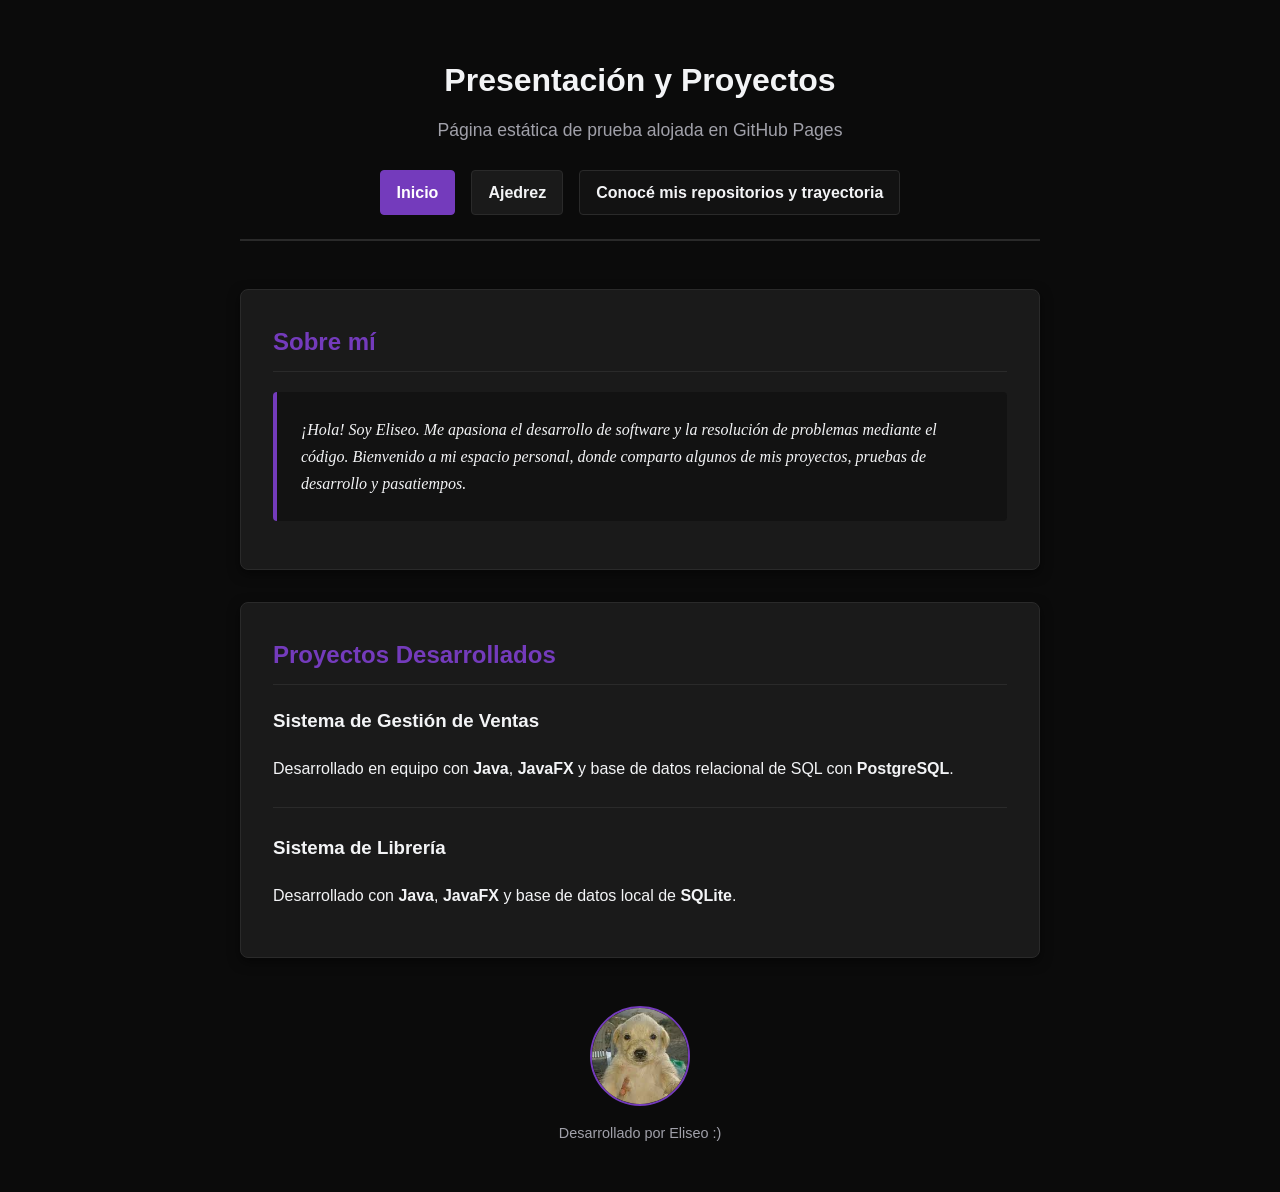
<file: index.html>
<!DOCTYPE html>
<html lang="es">
<head>
  <meta charset="UTF-8">
  <meta name="viewport" content="width=device-width, initial-scale=1.0">
  <title>Presentación & Proyectos</title>

  <!-- Favicon con el caballo blanco normal -->
  <link rel="icon" type="image/svg+xml" href="img/wN.svg">

  <!-- Hoja de Estilos Externa -->
  <link rel="stylesheet" href="css/style.css">
</head>
<body>

<div class="container">
  <header>
    <h1>Presentación y Proyectos</h1>
    <p class="subtitle">Página estática de prueba alojada en GitHub Pages</p>

    <!-- Navegación -->
    <nav class="main-nav">
      <a href="index.html" class="active">Inicio</a>
      <a href="lichess.html">Ajedrez</a>
      <a href="https://github.com/Chaarix" target="_blank" rel="noopener noreferrer">Conocé mis repositorios y trayectoria</a>
    </nav>
  </header>

  <main>
    <!-- Mini Presentación -->
    <section class="card">
      <h2>Sobre mí</h2>
      <p class="preamble">
        ¡Hola! Soy Eliseo. Me apasiona el desarrollo de software y la resolución de problemas mediante el código. Bienvenido a mi espacio personal, donde comparto algunos de mis proyectos, pruebas de desarrollo y pasatiempos.
      </p>
    </section>

    <!-- Proyectos Desarrollados -->
    <section class="card">
      <h2>Proyectos Desarrollados</h2>

      <article class="project-item">
        <h3>Sistema de Gestión de Ventas</h3>
        <p>Desarrollado en equipo con <strong>Java</strong>, <strong>JavaFX</strong> y base de datos relacional de SQL con <strong>PostgreSQL</strong>.</p>
      </article>

      <hr class="divider">

      <article class="project-item">
        <h3>Sistema de Librería</h3>
        <p>Desarrollado con <strong>Java</strong>, <strong>JavaFX</strong> y base de datos local de <strong>SQLite</strong>.</p>
      </article>
    </section>
  </main>

  <footer>
    <div class="footer-content">
      <img src="perrito.jpg" alt="Yo" class="footer-logo">
    </div>
    <p>Desarrollado por Eliseo :)</p>
  </footer>
</div>

</body>
</html>
</file>
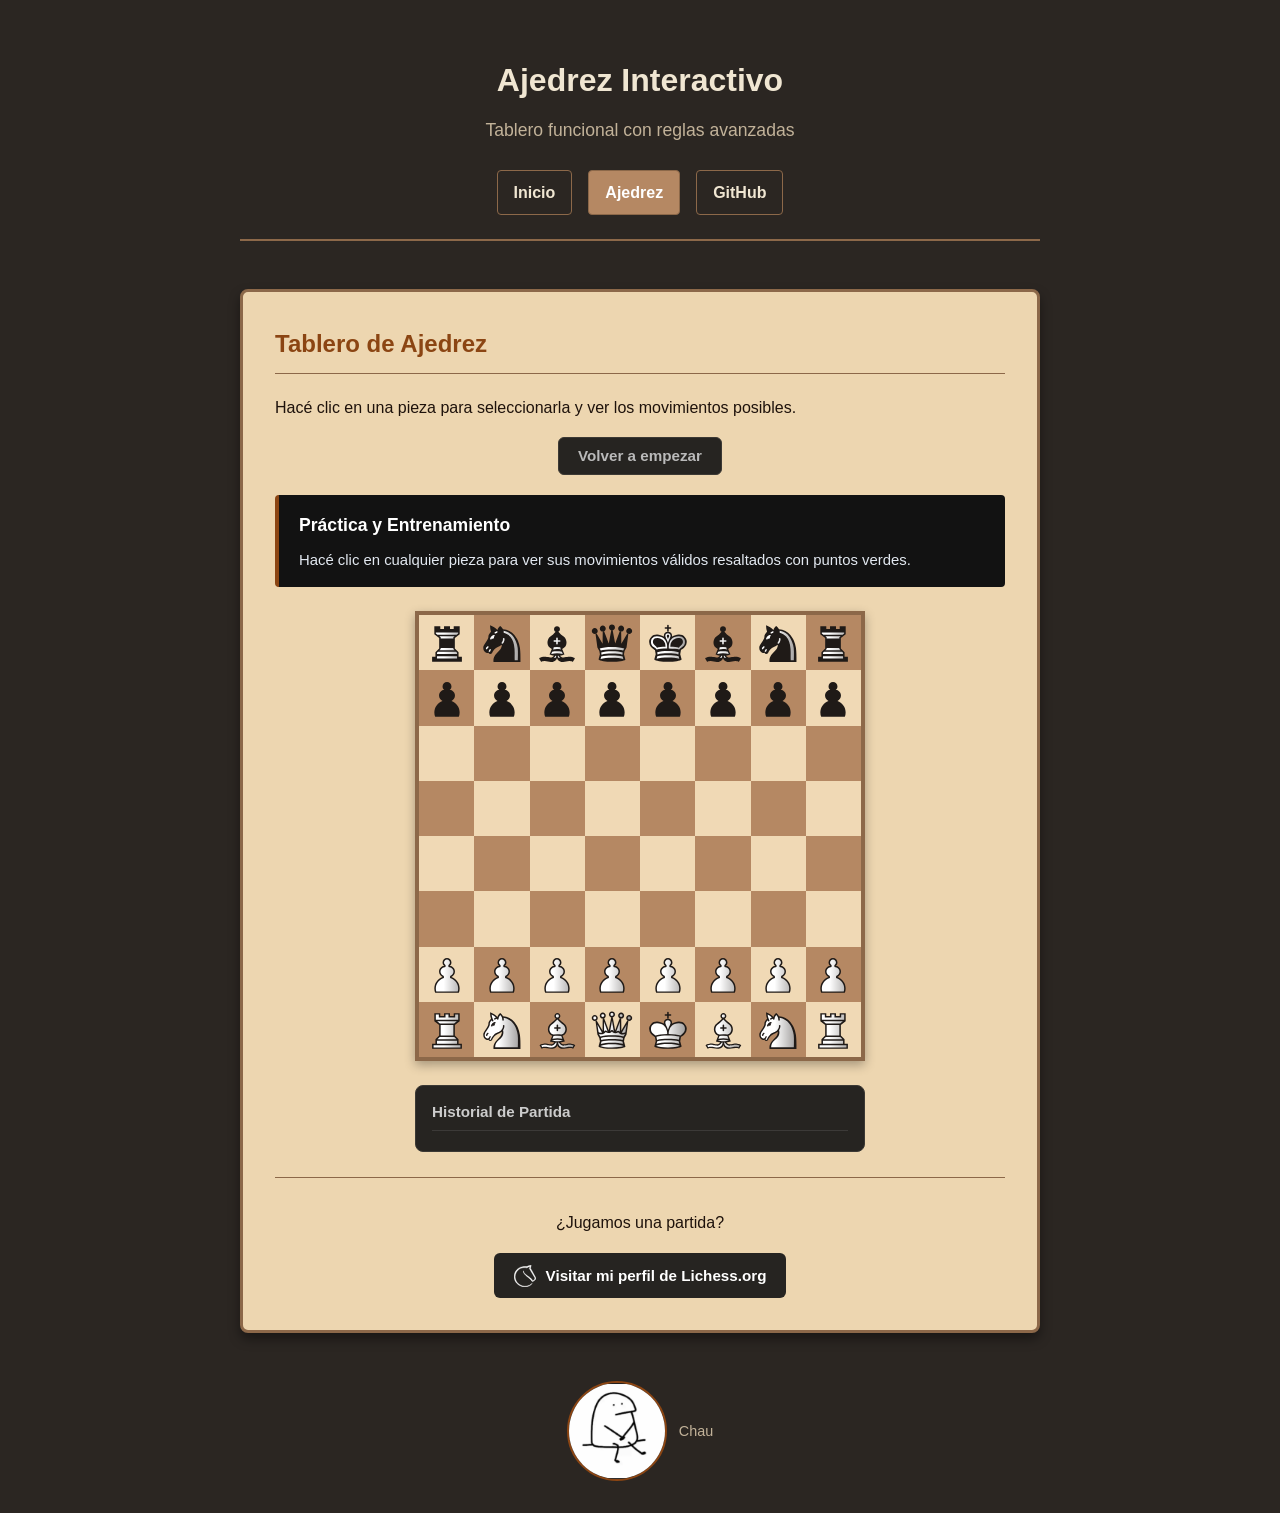
<file: lichess.html>
<!DOCTYPE html>
<html lang="es">
<head>
  <meta charset="UTF-8">
  <meta name="viewport" content="width=device-width, initial-scale=1.0">
  <title>Ajedrez - Tablero Interactivo</title>

  <!-- Favicon -->
  <link rel="icon" type="image/svg+xml" href="img/wN.svg">

  <!-- Hoja de Estilos Externa -->
  <link rel="stylesheet" href="css/style.css">
</head>
<body class="theme-chess">

<div class="container">
  <header>
    <h1>Ajedrez Interactivo</h1>
    <p class="subtitle">Tablero funcional con reglas avanzadas</p>

    <!-- Navegación -->
    <nav class="main-nav">
      <a href="index.html">Inicio</a>
      <a href="lichess.html" class="active">Ajedrez</a>
      <a href="https://github.com/TU_USUARIO" target="_blank" rel="noopener noreferrer">GitHub</a>
    </nav>
  </header>

  <main>
    <section class="card">
      <h2>Tablero de Ajedrez</h2>
      <p>Hacé clic en una pieza para seleccionarla y ver los movimientos posibles.</p>

      <!-- CONTROLES -->
      <div class="controls-container">
        <button id="reset-btn" class="btn-reset">Volver a empezar</button>
      </div>
      <div class="practice-box">
        <h3>Práctica y Entrenamiento</h3>
        <p>Hacé clic en cualquier pieza para ver sus movimientos válidos resaltados con puntos verdes.</p>
      </div>

      <!-- TABLERO -->
      <div id="board-container">
        <div id="board"></div>
      </div>

      <!-- HISTORIAL DE MOVIEMIENTOS -->
      <div class="history-container">
        <h3>Historial de Partida</h3>
        <div id="move-history" class="history-list"></div>
      </div>

      <!-- LICHESS & PERFIL -->
      <div class="lichess-profile-box">
        <p>¿Jugamos una partida?</p>
        <a href="https://lichess.org/@/Charix" target="_blank" rel="noopener noreferrer" class="btn-lichess">
          <svg class="lichess-icon" xmlns="http://www.w3.org/2000/svg" viewBox="0 0 50 50">
            <path fill="currentColor" stroke="currentColor" stroke-linejoin="round" d="M38.956.5c-3.53.418-6.452.902-9.286 2.984C5.534 1.786-.692 18.533.68 29.364 3.493 50.214 31.918 55.785 41.329 41.7c-7.444 7.696-19.276 8.752-28.323 3.084S-.506 27.392 4.683 17.567C9.873 7.742 18.996 4.535 29.03 6.405c2.43-1.418 5.225-3.22 7.655-3.187l-1.694 4.86 12.752 21.37c-.439 5.654-5.459 6.112-5.459 6.112-.574-1.47-1.634-2.942-4.842-6.036-3.207-3.094-17.465-10.177-15.788-16.207-2.001 6.967 10.311 14.152 14.04 17.663 3.73 3.51 5.426 6.04 5.795 6.756 0 0 9.392-2.504 7.838-8.927L37.4 7.171z"/>
          </svg>
          Visitar mi perfil de Lichess.org
        </a>
      </div>
    </section>
  </main>

  <footer>
    <div class="footer-content">
      <img src="favcon.jpg" alt="Logo de cierre" class="footer-logo">
      <p>Chau</p>
    </div>
  </footer>
</div>

<script src="js/chess.js"></script>
</body>
</html>
</file>
<file: css/style.css>
/* ==========================================
   1. VARIABLES & RESET (PALETA VIOLETA LLA Y NEGRO)
   ========================================== */
:root {
  --bg-color: #0b0b0b;
  --card-bg: #1a1a1a;
  --text-primary: #f3f4f6;
  --text-secondary: #a1a1aa;
  --accent: #743bbc;         /* Violeta LLA */
  --accent-hover: #52248a;   /* Violeta Oscuro / Hover */
  --border: #2a2a2a;
  --bg-card: #262421;        /* Mantenido para el historial de ajedrez */
  --text-color: #ccc;
}

* {
  box-sizing: border-box;
}

body {
  font-family: -apple-system, BlinkMacSystemFont, "Segoe UI", Roboto, Helvetica, Arial, sans-serif;
  line-height: 1.7;
  background-color: var(--bg-color);
  color: var(--text-primary);
  margin: 0;
  padding: 2rem 1rem;
}

/* ==========================================
   2. LAYOUT & CONTENEDORES
   ========================================== */
.container {
  max-width: 800px;
  margin: 0 auto;
}

header {
  text-align: center;
  margin-bottom: 3rem;
  padding-bottom: 1.5rem;
  border-bottom: 2px solid var(--border);
}

footer {
  text-align: center;
  margin-top: 3rem;
  color: var(--text-secondary);
  font-size: 0.9rem;
}

.footer-content {
  display: flex;
  align-items: center;
  justify-content: center;
  gap: 12px;
}

.footer-logo {
  width: 100px;
  height: 100px;
  border-radius: 50%;
  object-fit: cover;
  border: 2px solid var(--accent);
}

/* ==========================================
   3. NAVEGACIÓN
   ========================================== */
.main-nav {
  margin-top: 1.5rem;
  display: flex;
  justify-content: center;
  gap: 1rem;
  flex-wrap: wrap;
}

.main-nav a {
  color: var(--text-primary);
  text-decoration: none;
  font-weight: bold;
  padding: 0.5rem 1rem;
  border-radius: 4px;
  background-color: var(--card-bg);
  border: 1px solid var(--border);
  transition: background-color 0.2s, color 0.2s, border-color 0.2s;
}

.main-nav a:hover {
  background-color: var(--border);
  color: #ffffff;
  border-color: var(--accent);
}

.main-nav a.active {
  background-color: var(--accent);
  color: #ffffff;
  border-color: var(--accent);
}

.main-nav a[target="_blank"] {
  background-color: #121212;
  color: var(--text-primary);
  border: 1px solid var(--border);
}

.main-nav a[target="_blank"]:hover {
  background-color: var(--accent-hover);
  color: #ffffff;
  border-color: var(--accent);
}

/* ==========================================
   4. COMPONENTES & TARJETAS
   ========================================== */
.card {
  background-color: var(--card-bg);
  border-radius: 8px;
  padding: 2rem;
  margin-bottom: 2rem;
  box-shadow: 0 4px 12px rgba(0, 0, 0, 0.5);
  border: 1px solid var(--border);
}

h1 {
  color: var(--text-primary);
  margin-bottom: 0.5rem;
}

h2 {
  color: var(--accent);
  margin-top: 0;
  border-bottom: 1px solid var(--border);
  padding-bottom: 0.5rem;
}

p.subtitle {
  color: var(--text-secondary);
  font-size: 1.1rem;
  margin: 0;
}

.preamble {
  font-family: Georgia, serif;
  font-style: italic;
  background-color: #121212;
  color: var(--text-primary);
  padding: 1.5rem;
  border-left: 4px solid var(--accent);
  border-radius: 4px;
}

blockquote {
  margin: 1.5rem 0;
  padding-left: 1rem;
  border-left: 3px solid var(--accent);
  color: var(--text-secondary);
}

figcaption {
  font-weight: bold;
  margin-top: 0.5rem;
  color: var(--accent);
  text-align: right;
}

.divider {
  border: 0;
  border-top: 1px solid var(--border);
  margin: 1.5rem 0;
}

ul {
  padding-left: 1.2rem;
}

li {
  margin-bottom: 0.8rem;
}

.piece-name, .stage-name {
  font-weight: bold;
  color: var(--text-primary);
}

/* ==========================================
   5. TEMA AJEDREZ (LICHESS)
   ========================================== */
body.theme-chess {
  --bg-color: #2b2622;
  --card-bg: #edd6b0;
  --card-bg-dark: #b58863;
  --text-primary: #1e120b;
  --text-secondary: #3e2723;
  --accent: #8b4513;
  --accent-hover: #5c2e0b;
  --border: #8c6849;
  background-color: var(--bg-color);
  color: #f0e6d2;
}

body.theme-chess header h1 { color: #f0e6d2; }
body.theme-chess header p.subtitle { color: #c2b299; }

body.theme-chess .card {
  background-color: var(--card-bg);
  color: var(--text-primary);
  border: 3px solid var(--border);
  box-shadow: 0 6px 12px rgba(0, 0, 0, 0.4);
}

body.theme-chess .card.dark-square {
  background-color: var(--card-bg-dark);
  color: #ffffff;
}

body.theme-chess .card.dark-square h2 {
  color: #f0e6d2;
  border-bottom-color: #8c6849;
}

body.theme-chess .card.dark-square .piece-name,
body.theme-chess .card.dark-square .stage-name {
  color: #ffffff;
}

body.theme-chess footer p { color: #c2b299; }
body.theme-chess .main-nav a { color: #f0e6d2; background-color: transparent; }
body.theme-chess .main-nav a:hover { background-color: rgba(237, 214, 176, 0.2); }

body.theme-chess .main-nav a.active {
  background-color: var(--card-bg-dark);
  color: #ffffff;
  border: 1px solid var(--border);
}

/* ==========================================
   6. TABLERO BLINDADO (SIN CAMBIOS DE TAMAÑO)
   ========================================== */
#board-container {
  width: 100%;
  max-width: 450px;
  margin: 1.5rem auto;
  box-sizing: border-box;
}

#board {
  display: grid;
  grid-template-columns: repeat(8, 12.5%);
  grid-template-rows: repeat(8, 12.5%);
  width: 100%;
  aspect-ratio: 1 / 1;
  border: 4px solid var(--border);
  box-shadow: 0 4px 10px rgba(0, 0, 0, 0.3);
  touch-action: manipulation;
  overflow: hidden;
}

.square {
  width: 100%;
  height: 100%;
  position: relative;
  display: flex;
  justify-content: center;
  align-items: center;
  cursor: pointer;
  user-select: none;
  overflow: hidden;
  line-height: 0;
  font-size: 0;
}

/* Colores de casillas */
.square.light { background-color: #f0d9b5; }
.square.dark { background-color: #b58863; }
.square.selected { background-color: #829769 !important; }

/* Indicador de movimiento */
.move-dot {
  position: absolute;
  top: 50%;
  left: 50%;
  transform: translate(-50%, -50%);
  width: 30%;
  height: 30%;
  background-color: rgba(20, 85, 30, 0.4);
  border-radius: 50%;
  pointer-events: none;
  z-index: 2;
}

/* Las imágenes NUNCA modifican el tamaño de la fila */
.piece-img {
  width: 80%;
  height: 80%;
  max-width: 80%;
  max-height: 80%;
  object-fit: contain;
  pointer-events: none;
  user-select: none;
  display: block;
}

/* ==========================================
   7. SECCIÓN DE LICHESS Y PRÁCTICA
   ========================================== */
.lichess-profile-box {
  margin-top: 25px;
  padding-top: 15px;
  border-top: 1px solid var(--border);
  text-align: center;
}

.btn-lichess {
  display: inline-flex;
  align-items: center;
  gap: 10px;
  padding: 10px 20px;
  background-color: #262421;
  color: #ffffff;
  text-decoration: none;
  border-radius: 6px;
  font-weight: bold;
  font-size: 0.95rem;
  transition: background-color 0.2s ease, transform 0.1s ease;
}

.btn-lichess:hover {
  background-color: #383531;
  transform: translateY(-2px);
}

.lichess-icon {
  width: 22px;
  height: 22px;
  flex-shrink: 0;
}

.practice-box {
  margin-top: 20px;
  padding: 16px 20px;
  background-color: #121212;
  border-left: 4px solid var(--accent);
  border-radius: 4px;
  text-align: left;
}

.practice-box h3 {
  margin-top: 0;
  margin-bottom: 8px;
  font-size: 1.1rem;
  color: #ffffff; /* Mayor contraste para el título */
  display: flex;
  align-items: center;
  gap: 6px;
}

.practice-box p {
  margin: 0;
  font-size: 0.93rem;
  line-height: 1.5;
  color: #e2e8f0; /* Gris muy claro para alta legibilidad */
}

/* ==========================================
   ESTILOS DE HISTORIAL Y EFECTOS VISUALES
   ========================================== */
.move-dot.capture {
  background-color: transparent;
  border: 4px solid rgba(129, 182, 76, 0.80);
  width: 82%;
  height: 82%;
  border-radius: 50%;
  box-sizing: border-box;
}

/* Casilla de Rey en Jaque */
.square.in-check {
  background-color: #dc2626 !important;
  box-shadow: inset 0 0 10px rgba(0, 0, 0, 0.5);
}

/* Efecto Especial de Jaque Mate */
.square.checkmate-king {
  background-color: #7f1d1d !important;
}

.square.checkmate-king img {
  animation: pulse-checkmate 0.8s infinite alternate ease-in-out;
}

@keyframes pulse-checkmate {
  0% {
    transform: scale(1);
    filter: drop-shadow(0 0 2px #b91c1c);
  }
  100% {
    transform: scale(1.12);
    filter: drop-shadow(0 0 8px #b91c1c) brightness(1.2);
  }
}

/* Contenedor del Historial de Jugadas */
.history-container {
  margin-top: 1.5rem;
  background: #262421;
  border: 1px solid #3c3934;
  border-radius: 8px;
  padding: 0.8rem 1rem;
  max-width: 450px;
  margin-left: auto;
  margin-right: auto;
  box-sizing: border-box;
}

.history-container h3 {
  margin: 0 0 0.5rem 0;
  font-size: 0.95rem;
  color: #cccccc;
  border-bottom: 1px solid rgba(255, 255, 255, 0.1);
  padding-bottom: 0.3rem;
}

.history-list {
  max-height: 110px;
  overflow-y: auto;
  display: grid;
  grid-template-columns: repeat(auto-fill, minmax(110px, 1fr));
  gap: 0.4rem;
  font-family: 'Courier New', Courier, monospace;
  font-size: 0.85rem;
}

.history-move {
  background: rgba(255, 255, 255, 0.07);
  padding: 0.25rem 0.4rem;
  border-radius: 4px;
  text-align: center;
  color: #e2e8f0;
  border: 1px solid rgba(255, 255, 255, 0.05);
}

/* Botón Volver a empezar */
.controls-container {
  display: flex;
  justify-content: center;
  margin-bottom: 1rem;
}

.btn-reset {
  background-color: #262421;
  color: #bababa;
  border: 1px solid #3c3934;
  padding: 0.6rem 1.2rem;
  font-size: 0.95rem;
  font-weight: 600;
  border-radius: 6px;
  cursor: pointer;
  transition: all 0.2s ease;
}

.btn-reset:hover {
  background-color: #363431;
  color: #ffffff;
  border-color: #524f4a;
}
</file>
